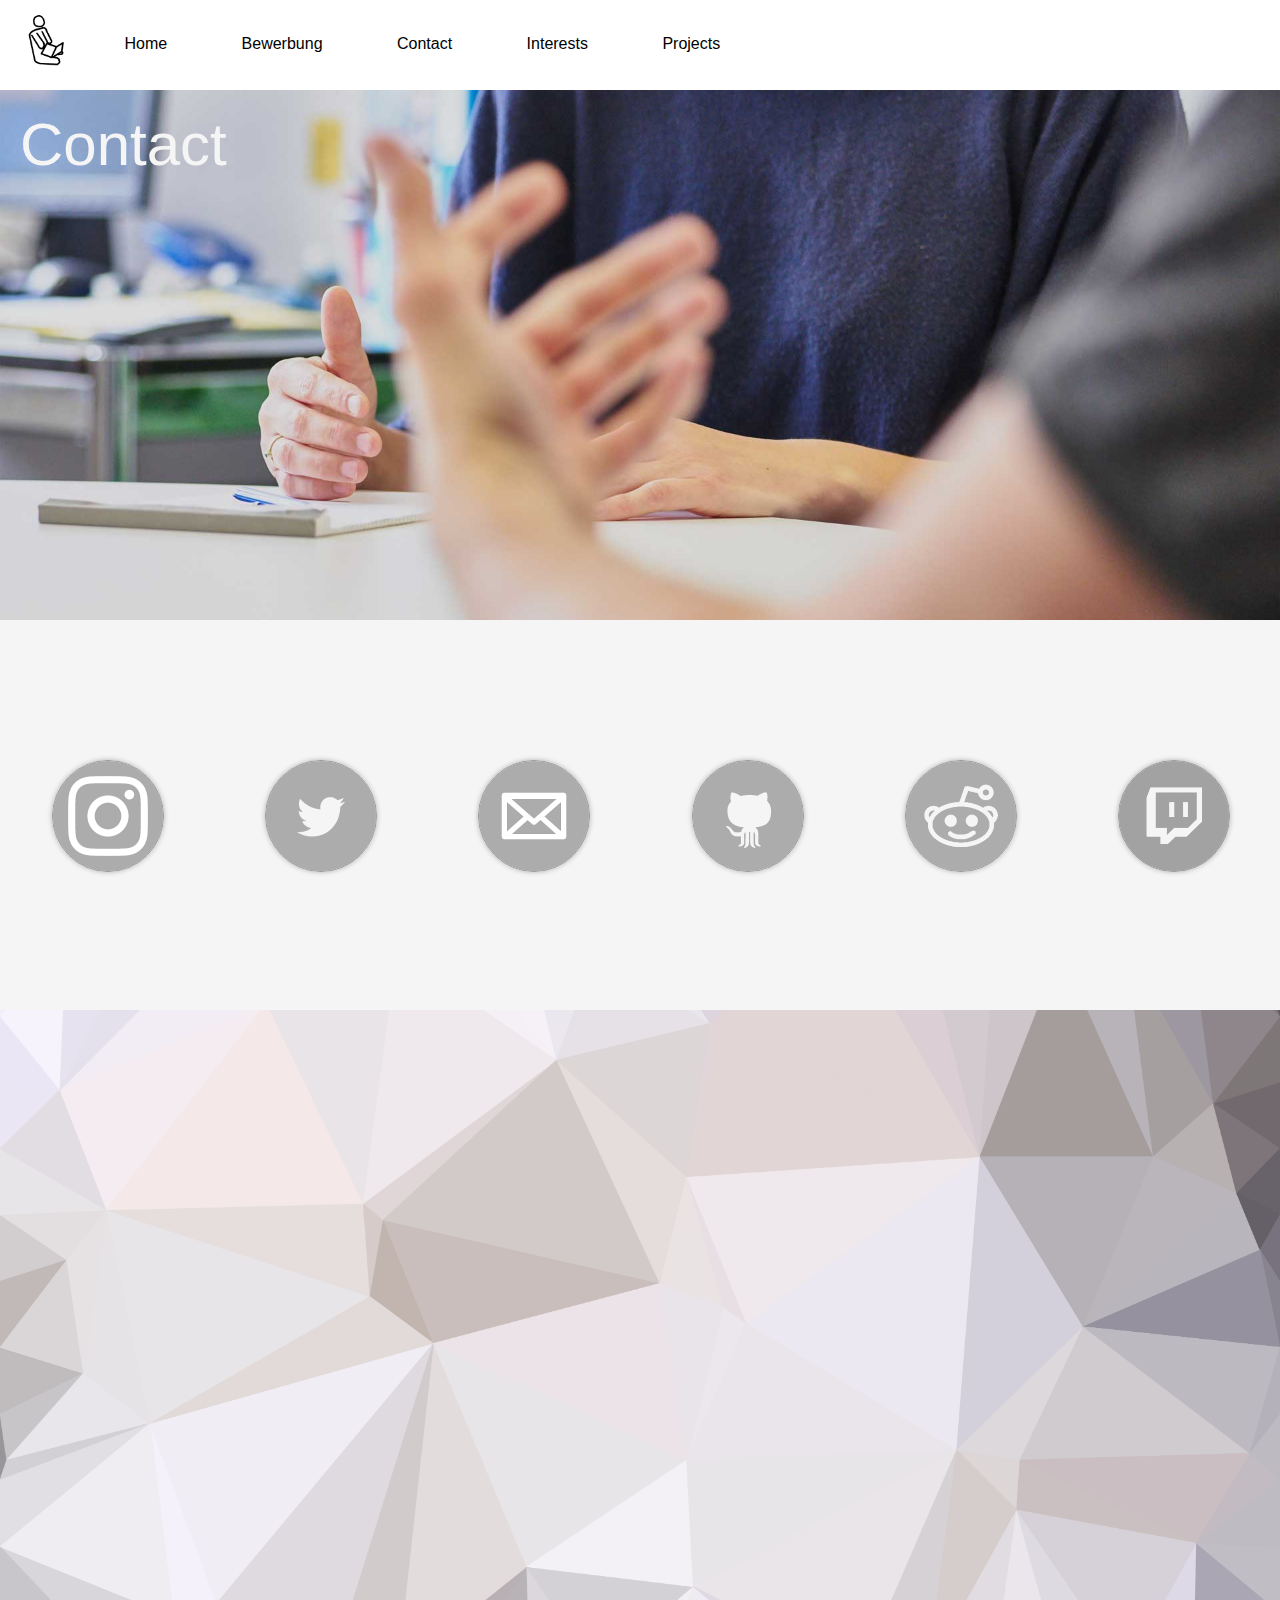
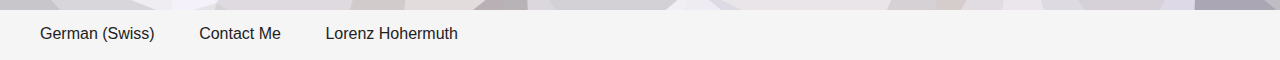
<file: contact.html>
<!DOCTYPE html>
<html lang="en">
<head>
    <meta charset="UTF-8">
    <meta name="viewport" content="width=device-width, initial-scale=1.0">
    <title>Lorenz Hohermuth</title>
    <link rel="stylesheet" href="style.css">
    <meta name="keywords" content="html, css, javascript, code, programmer, job, Lorenz Hohermuth, hohermuth, programmierer, student">
    <meta name="description" content="This is my website i'm a young programmer">
    <meta name="author" content="Lorenz Hohermuth">
    <link rel="apple-touch-icon" sizes="57x57" href="favicon/apple-icon-57x57.png">
    <link rel="apple-touch-icon" sizes="60x60" href="favicon/apple-icon-60x60.png">
    <link rel="apple-touch-icon" sizes="72x72" href="favicon/apple-icon-72x72.png">
    <link rel="apple-touch-icon" sizes="76x76" href="favicon/apple-icon-76x76.png">
    <link rel="apple-touch-icon" sizes="114x114" href="favicon/apple-icon-114x114.png">
    <link rel="apple-touch-icon" sizes="120x120" href="favicon/apple-icon-120x120.png">
    <link rel="apple-touch-icon" sizes="144x144" href="favicon/apple-icon-144x144.png">
    <link rel="apple-touch-icon" sizes="152x152" href="favicon/apple-icon-152x152.png">
    <link rel="apple-touch-icon" sizes="180x180" href="favicon/apple-icon-180x180.png">
    <link rel="icon" type="image/png" sizes="192x192"  href="favicon/android-icon-192x192.png">
    <link rel="icon" type="image/png" sizes="32x32" href="favicon/favicon-32x32.png">
    <link rel="icon" type="image/png" sizes="96x96" href="favicon/favicon-96x96.png">
    <link rel="icon" type="image/png" sizes="16x16" href="favicon/favicon-16x16.png">
    <link rel="manifest" href="favicon/manifest.json">
    <meta name="msapplication-TileColor" content="#ffffff">
    <meta name="msapplication-TileImage" content="favicon/ms-icon-144x144.png">
    <meta name="theme-color" content="#F5F5F5">
    <title>Lorenz Hohermuth</title>
    <link rel="stylesheet" href="style.css">
    <link rel="stylesheet" href="conact.css">
</head>
<body>

    <header>
        <nav>
            <a href="index.html" class="logo">Logo</a>
            <a href="index.html">Home</a>
            <a href="files.html">Bewerbung</a>
            <a href="contact.html">Contact</a>
            <a href="fuction.html">Interests</a>
            <a href="projects.html">Projects</a>
        </nav>
    </header>

    <main class="contact-main"><div class="text-contact-main">Contact</div></main>

    <div class="contact-block">
        <a href="https://www.instagram.com/lorenzhohermuth/" target="blank"><img src="images/Instagray.png" alt="Instagram"></a>
        <a href="https://twitter.com/HohermuthLorenz" target="blank"><img src="images/Twittergray.png" alt="Twitter"></a>
        <a href="mailto:lofloho@gmail.com" target="blank"><img src="images/emailgray.png" alt="Email"></a>
        <a href="https://github.com/LorenzHohermuth" target="blank"><img src="images/Githubgray.png" alt="Github"></a>
        <a href="https://www.reddit.com/user/Lorenz_Hohermuth" target="blank"><img src="images/Redditgray.png" alt="Reddit"></a>
        <a href="https://www.twitch.tv/blackuber39" target="blank"><img src="images/twitchgray.png" alt="Twitch"></a>
    </div>

    <section class="contact-section"></section>

    <footer>
        <a href="#" class="language">German (Swiss)</a>
        <a href="mailto:lofloho@gmail.com">Contact Me</a>
        <a href="contact.html">Lorenz Hohermuth</a>
    </footer>
</body>
</file>
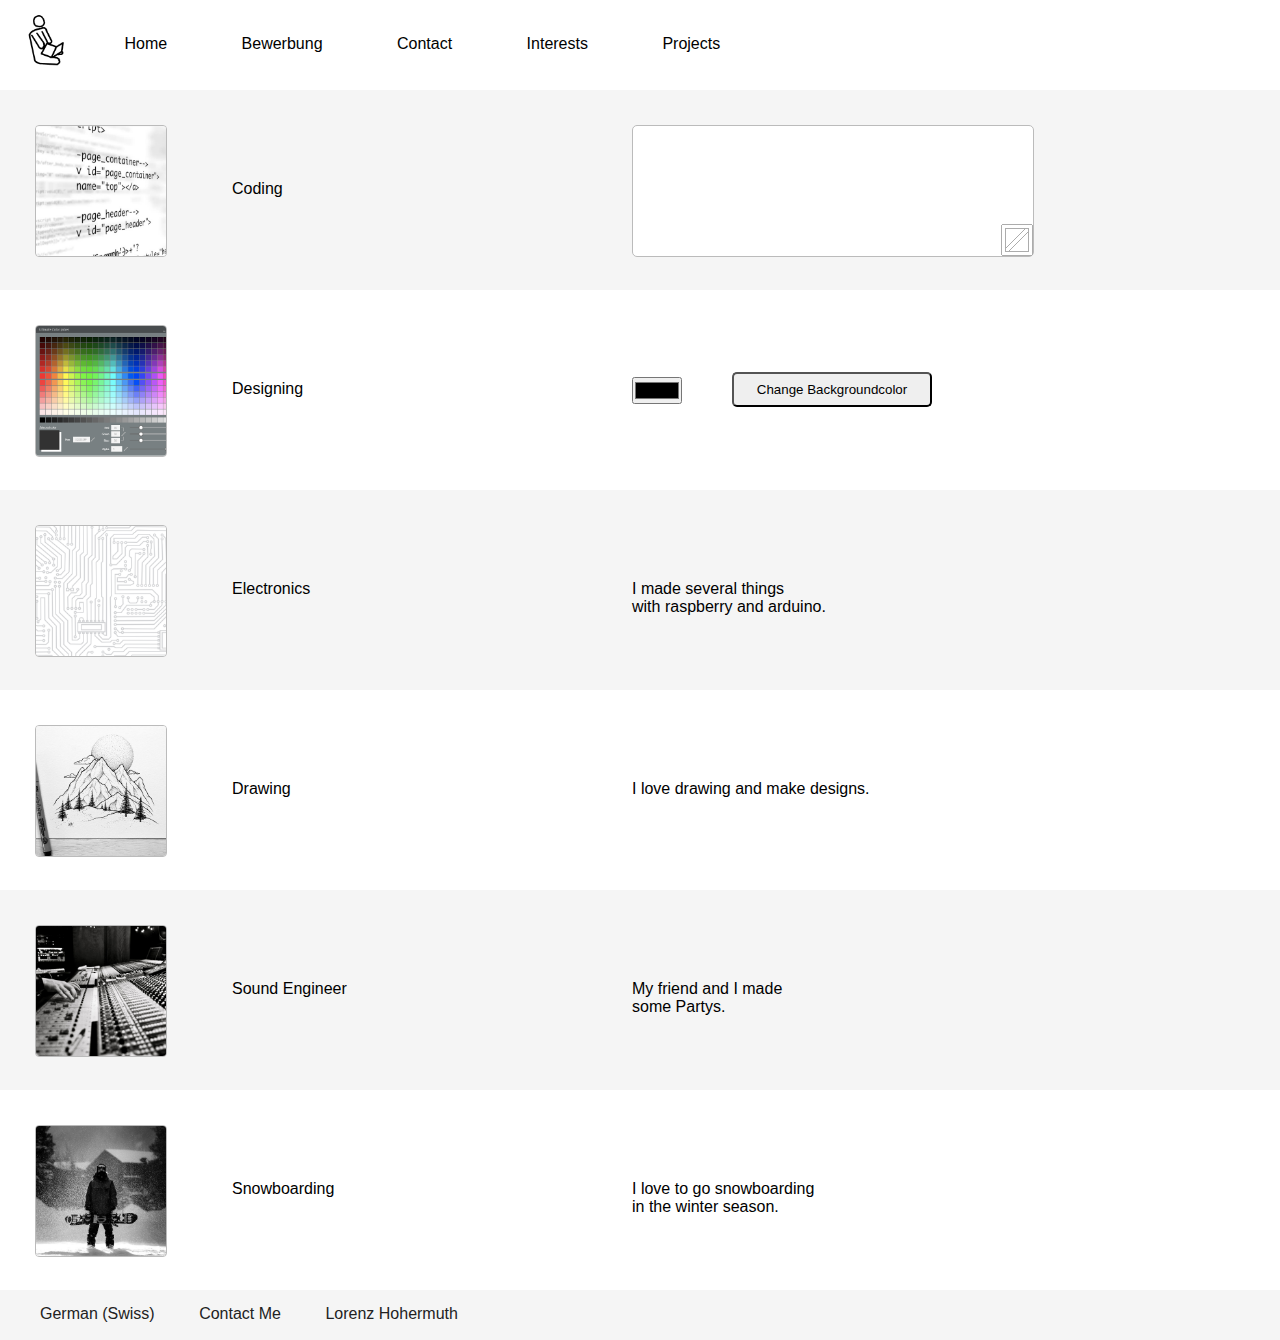
<file: fuction.html>
<!DOCTYPE html>
<html lang="en">
<head>
    <meta charset="UTF-8">
    <meta name="viewport" content="width=device-width, initial-scale=1.0">
    <title>Lorenz Hohermuth</title>
    <link rel="stylesheet" href="style.css">
    <link rel="stylesheet" href="function.css">
    <meta name="keywords" content="html, css, javascript, code, programmer, job, Lorenz Hohermuth, hohermuth, programmierer, student">
    <meta name="description" content="This is my website i'm a young programmer">
    <meta name="author" content="Lorenz Hohermuth">
    <link rel="apple-touch-icon" sizes="57x57" href="favicon/apple-icon-57x57.png">
    <link rel="apple-touch-icon" sizes="60x60" href="favicon/apple-icon-60x60.png">
    <link rel="apple-touch-icon" sizes="72x72" href="favicon/apple-icon-72x72.png">
    <link rel="apple-touch-icon" sizes="76x76" href="favicon/apple-icon-76x76.png">
    <link rel="apple-touch-icon" sizes="114x114" href="favicon/apple-icon-114x114.png">
    <link rel="apple-touch-icon" sizes="120x120" href="favicon/apple-icon-120x120.png">
    <link rel="apple-touch-icon" sizes="144x144" href="favicon/apple-icon-144x144.png">
    <link rel="apple-touch-icon" sizes="152x152" href="favicon/apple-icon-152x152.png">
    <link rel="apple-touch-icon" sizes="180x180" href="favicon/apple-icon-180x180.png">
    <link rel="icon" type="image/png" sizes="192x192"  href="favicon/android-icon-192x192.png">
    <link rel="icon" type="image/png" sizes="32x32" href="favicon/favicon-32x32.png">
    <link rel="icon" type="image/png" sizes="96x96" href="favicon/favicon-96x96.png">
    <link rel="icon" type="image/png" sizes="16x16" href="favicon/favicon-16x16.png">
    <link rel="manifest" href="favicon/manifest.json">
    <meta name="msapplication-TileColor" content="#ffffff">
    <meta name="msapplication-TileImage" content="favicon/ms-icon-144x144.png">
    <meta name="theme-color" content="#F5F5F5">
    <title>Lorenz Hohermuth</title>
    <link rel="stylesheet" href="style.css">
</head>
<body>

    <header>
        <nav>
            <a href="index.html" class="logo">Logo</a>
            <a href="index.html">Home</a>
            <a href="files.html">Bewerbung</a>
            <a href="contact.html">Contact</a>
            <a href="fuction.html">Interests</a>
            <a href="projects.html">Projects</a>
        </nav>
    </header>

    <section class="function-code" onclick="jump()">
        <img src="images/Codewhite.png" alt="Code">
        <div class="text-function-box">Coding</div>
        <div id="game">
            <div id="character"></div>
            <div id="block"></div>
            <button id="playagain" onClick="again()">Play Again</button>
            <div id="diemessage">U lose</div>
        </div>
    </section>

    <section class="function-design">
        <img src="images/Colorpicker.png" alt="Colorpicker">
        <div class="text-function-box" id="designediv">Designing</div>
        <input id="colorpicker" type="color">
        <button id="ChangeColor" onClick="ChangeColor()">Change Backgroundcolor</button>
    </section>

    <section class="function-elec">
        <img src="images/electronicwhite.png" alt="Electronic">
        <div class="text-function-box">Electronics</div>
        <div class="text">I made several things <br> with raspberry and arduino.</div>
    </section>

    <section class="function-draw">
        <img src="images/drawingmountain.png" alt="Mountain Draw">
        <div class="text-function-box">Drawing</div>
        <div class="text">I love drawing and make designs.</div>
    </section>

    <section class="function-mix">
        <img src="images/mixerwhite.png" alt="Soundixer">
        <div class="text-function-box">Sound Engineer</div>
        <div class="text">My friend and I made <br> some Partys.</div>
    </section>

    <section class="function-snow">
        <img src="images/Snowboard.png" alt="Snowboardwallpaper">
        <div class="text-function-box">Snowboarding</div>
        <div class="text">I love to go snowboarding <br> in the winter season.</div>
    </section>


    <footer>
        <a href="#" class="language">German (Swiss)</a>
        <a href="mailto:lofloho@gmail.com">Contact Me</a>
        <a href="contact.html">Lorenz Hohermuth</a>
    </footer>
    
<script src="JavaScript.js" type="text/javascript"></script>

</body>
</file>
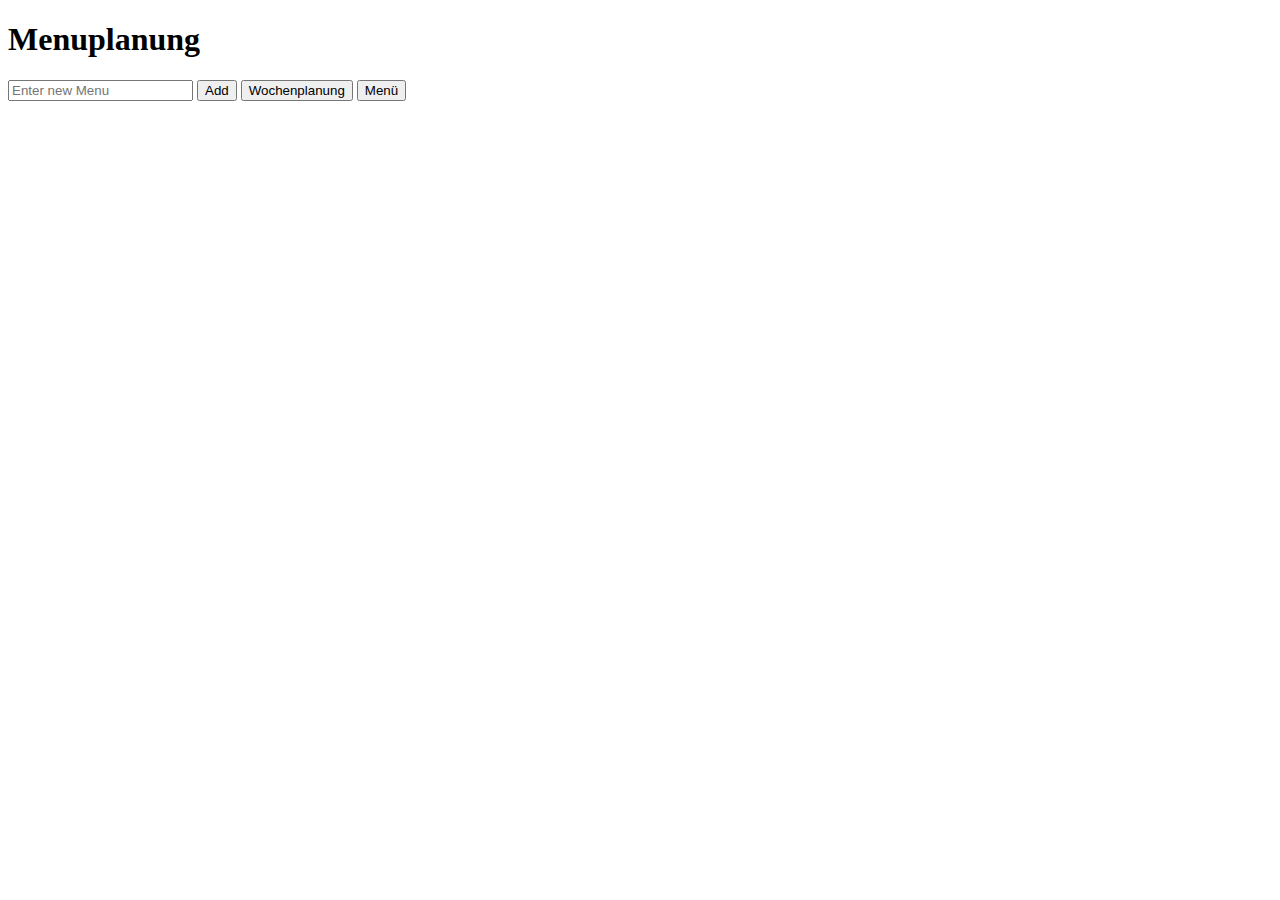
<file: projects/Menü.html>
<!DOCTYPE html>
<html lang="en">
<head>
    <meta charset="UTF-8">
    <meta name="viewport" content="width=device-width, initial-scale=1.0">
    <title>Menüplanung</title>
</head>
<body>
    <h1>Menuplanung</h1>
    <input type="text" id="textfield" placeholder="Enter new Menu">
    <button onclick="add()">Add</button>
    <button onclick="Menüwochebtn()">Wochenplanung</button>
    <button onclick="Menübtn()">Menü</button>
</body>
<script src='radomizer.js'></script>
</html>
</file>
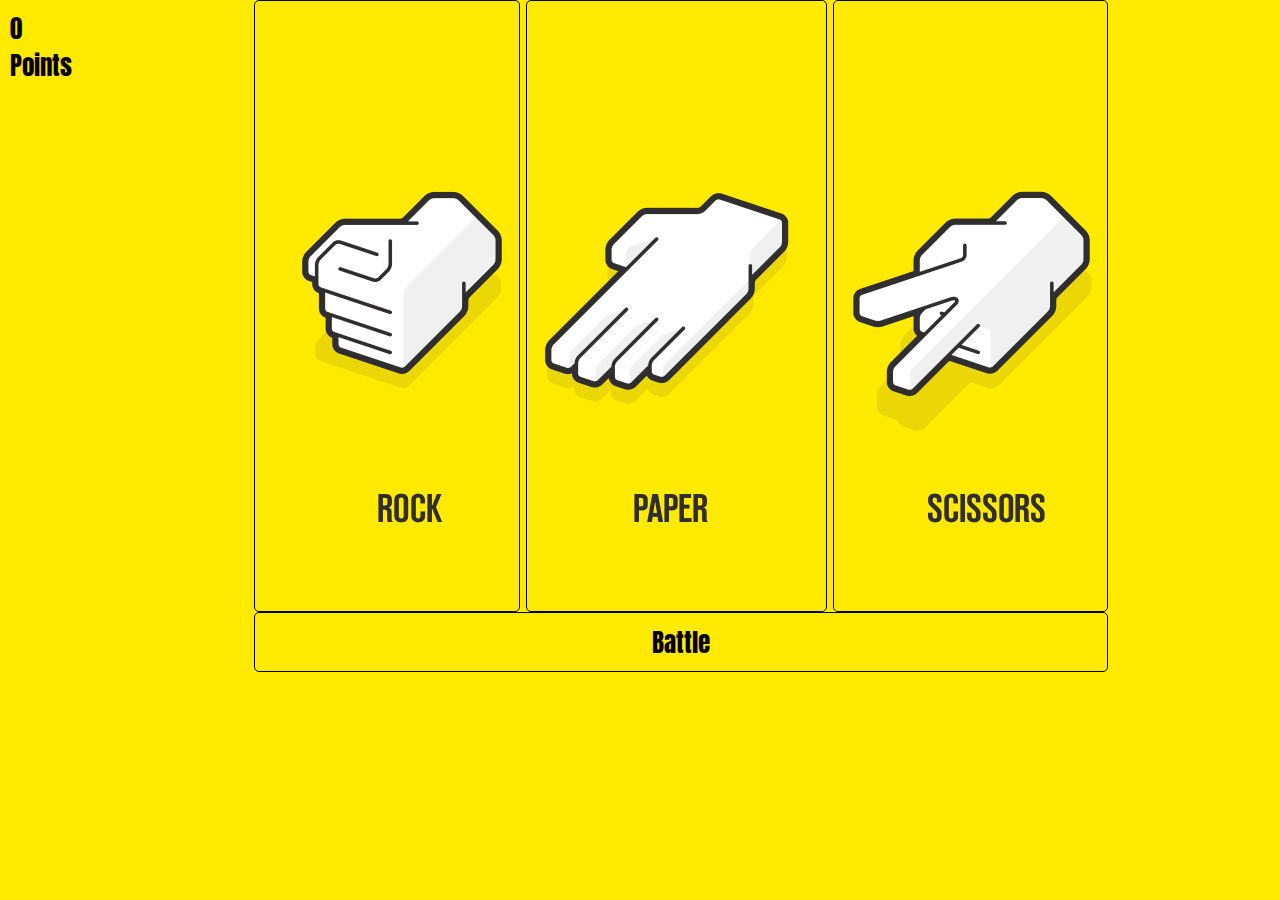
<file: projects/rps.html>
<!DOCTYPE html>
<html lang="en">
<head>
    <meta charset="UTF-8">
    <meta name="viewport" content="width=device-width, initial-scale=1.0">
    <title>rps</title>
    <link rel="stylesheet" href="rps.css">
</head>
<body>
    <div class="poistscontaner"><div id="pointsDisplay">0</div>Points</div>
    <div class="contaner">
        <div class="contanerincontaner">
            <button id="r" onclick="rock()"><img src="r.png"></button>
            <button id="p" onclick="paper()"><img src="p.png"></button>
            <button id="s" onclick="sisor()"><img src="s.png"></button>
            <button id="r1"><img src="r.png"></button>
            <button id="p1"><img src="p.png"></button>
            <button id="s1"><img src="s.png"></button>
            <button id="vs"><img src="vs.png"></button>
            <button id="r2"><img src="r.png"></button>
            <button id="p2"><img src="p.png"></button>
            <button id="s2"><img src="s.png"></button>
        </div>
        <button id="battle" onclick="battle()">Battle</button> 
        <button id="pa" onclick="playagain()">Play Again</button>
    </div>
    
</body>
<script src="rps.js"></script>
</html>
</file>
<file: style.css>
/* Basic */
* {
    margin: 0px;
    padding: 0px;
    font-family: sans-serif;
}
a{
    color: black;
    text-decoration: none;
}
a:hover{
    color: gray;
}


/* between-section */
.between-section{
    height: 2px;
    color: white;
}


/* Header */
header {
    height: 90px;
    background-color: white;
}
header nav a {

    display: inline-block;
    margin: 35px;
}


@media screen and (max-width: 755px){
    header{
        height: 370px;
    }
    header nav{
        display: flex;
        flex-direction: column;
    }
    header nav a{
        margin: auto;
        margin-top: 35px;
    }
    
}





/* Logo */
.logo {
    position: relative;
    height: 80px;
    width: 80px;
    margin: 0 0 0 5px;
    top: -30px;
    color: black;
    background-image: url("images/Logo.png");
    background-size: 80px;
    text-indent: -99999999999px;
}
@media screen and (max-width: 755px){
    .logo {
        top: 20px;
        margin: auto;
    }
}


/* footer */
footer{
    height: 50px;
    background-color: whitesmoke;
}
footer a{
    display: inline-block;
    color: rgb(34, 34, 34);
    text-decoration: none;
    margin: 15px 0 0 40px;
}
footer a:hover{
    color: rgb(94, 94, 94);
}
@media screen and (max-width: 750px){
    footer{
        display: flex;
    }
    footer a {
        margin: auto;
    }
}
@media screen and (max-width: 370px){
    footer{
        height: 150px;
        flex-direction: column;
    }
}
</file>
<file: conact.css>
/* Contact */



/* contact block */
.contact-block{
    background-color: whitesmoke;
    height: 390px;
    display: flex;
    flex-wrap: wrap;
}
.contact-block a{
    display: inline-block;
    height: 110px;
    width: 110px;
    margin: auto;
}
.contact-block a img {
    height: 110px;
    width: 110px;
    border: solid rgb(153, 153, 153) 1px;
    border-radius: 50%;
    box-shadow:  rgb(179, 179, 179) 0 0 5px;
}

/* contact main */
.contact-main{
    background-image: url("images/contact.jpg");
    height: 530px;
    width: 100%;
    background-size: 100%;
    font-size: 60px;
}
.text-contact-main{
    position: relative;
    top: 20px;
    margin-left: 20px;
    color: whitesmoke;
}

.contact-section{
    background-image: url("images/backgroundwhite2.jpg");
    background-size: 100%;
    background-position: center;
    height: 600px;
    width: 100%;
}
@media screen and (max-width: 956px){
    .contact-main{
        height: 348px;
    }
}
@media screen and (max-width: 633px){
    .contact-main{
        height: 273px;
    }
}
@media screen and (max-width: 485px){
    .contact-main{
        height: 200px;
    }
}
@media screen and (max-width: 354px){
    .contact-main{
        height: 158px;
    }
}
@media screen and (max-width: 1083px){
    .contact-section{
        height: 362px;
    }
}
@media screen and (max-width: 660px){
    .contact-section{
        height: 271px;
    }
}
@media screen and (max-width: 485px){
    .contact-section{
        height: 156px;
    }
}
</file>
<file: function.css>
/* Basic */


section{
    height: 200px;
    width: 100%;
    display: flex;
}
section img{
    height: 130px;
    margin: 35px;
    border: 0.1px solid rgb(187, 187, 187);
    border-radius: 4px;
}
section .text-function-box, .MoreGames{
    display: inline-block;
    width: 200px;
    margin-top: 90px;
    margin-left: 30px;
}
.text{
    margin-top: 90px;
    margin-left: 200px;
}









/* Code */

.function-code{
    background-color: whitesmoke;
}
#game{
    height: 130px;
    width: 400px;
    margin: 35px;
    margin-left: 200px;
    border: 0.1px solid rgb(187, 187, 187);
    border-radius: 5px;
    background-color: white;
    display: block;
}
#character{
    height: 70px;
    width: 32px;
    position: relative;
    top: 60px;
}
.animate{
    animation: jump 500ms;
    background-image: url("images/characterjump.png");
}
.run{
    animation: walk 700ms infinite;
}
.die{
    background-image: url("images/characterdie.png");
}
@keyframes walk{
    0%{background-image: url("images/characterrun1.png");}
    50%{background-image: url("images/characterrun2.png");}
    100%{background-image: url("images/characterrun1.png");}
}
@keyframes jump{
    0%{top: 60px;}
    30%{top: 15px;}
    70%{top: 15px;}
    100%{top: 60px;}
}
#block{
    height: 32px;
    width: 32px;
    position: relative;
    top: 28px;
    left: 368px;
    animation: block 1s infinite linear;
    background-image: url("images/box.png");

}
@keyframes block{
    0%{left:384px;}
    100%{left: -8px;}
}
#playagain, #diemessage{
    margin-left: 40px;
}



/* Design */


.function-design button{
    height: 35px;
    width: 200px;
    margin-top: 82px;
    margin-left: 50px;
    border-radius: 5px;
}
.function-design input{
    margin-top: 87px;
    margin-left: 200px;
}
.whitetext{
    color: white;
}




/* Electronics */


.function-elec{
    background-color: whitesmoke;
}




/* Draw */


.function-draw{
    background-color: white;
}




/* Mixing */


.function-mix{
    background-color: whitesmoke;
}




/* Snowboading */


.function-snow{
    background-color: white;
}
@media screen and (max-width: 1084px){
    .text, #game, .function-design input{
        margin-left: 100px;
    }
}
@media screen and (max-width: 1000px){
    .text, #game, .function-design input{
        margin-left: -20px;
    }
}

@media screen and (max-width: 864px){
    .text, #game, .function-design input{
        margin-left: -80px;
    }
    section img{
        margin-left: 0px;
        margin-right: 0px;
        margin-top: 45px;
        height: 100px;
    }
    section .text-function-box{
        margin-left: 5px;
    }
}
@media screen and (max-width: 522px){
    .text, #game, .function-design input{
        margin-right: 0px;
    }
}
</file>
<file: projects/rps.css>
@import url('https://fonts.googleapis.com/css2?family=Anton&display=swap');
*{
    margin: 0px;
    font-family: Anton;
    font-size: 25px;
    
}
.poistscontaner{
    margin: 10px;
}
body{
    display: flex;
    background-color: rgb(255, 234, 0);
}
.contaner{
    margin: auto;
}
button{
    background-color: rgb(255, 234, 0);
    border:1px solid;
    border-radius: 5px;
}
#battle, #pa{
    width: 100%; 
    height: 60px;
}
.green{
    background-color: lime;
}
.displaynone{
    display: none;
}
</file>
